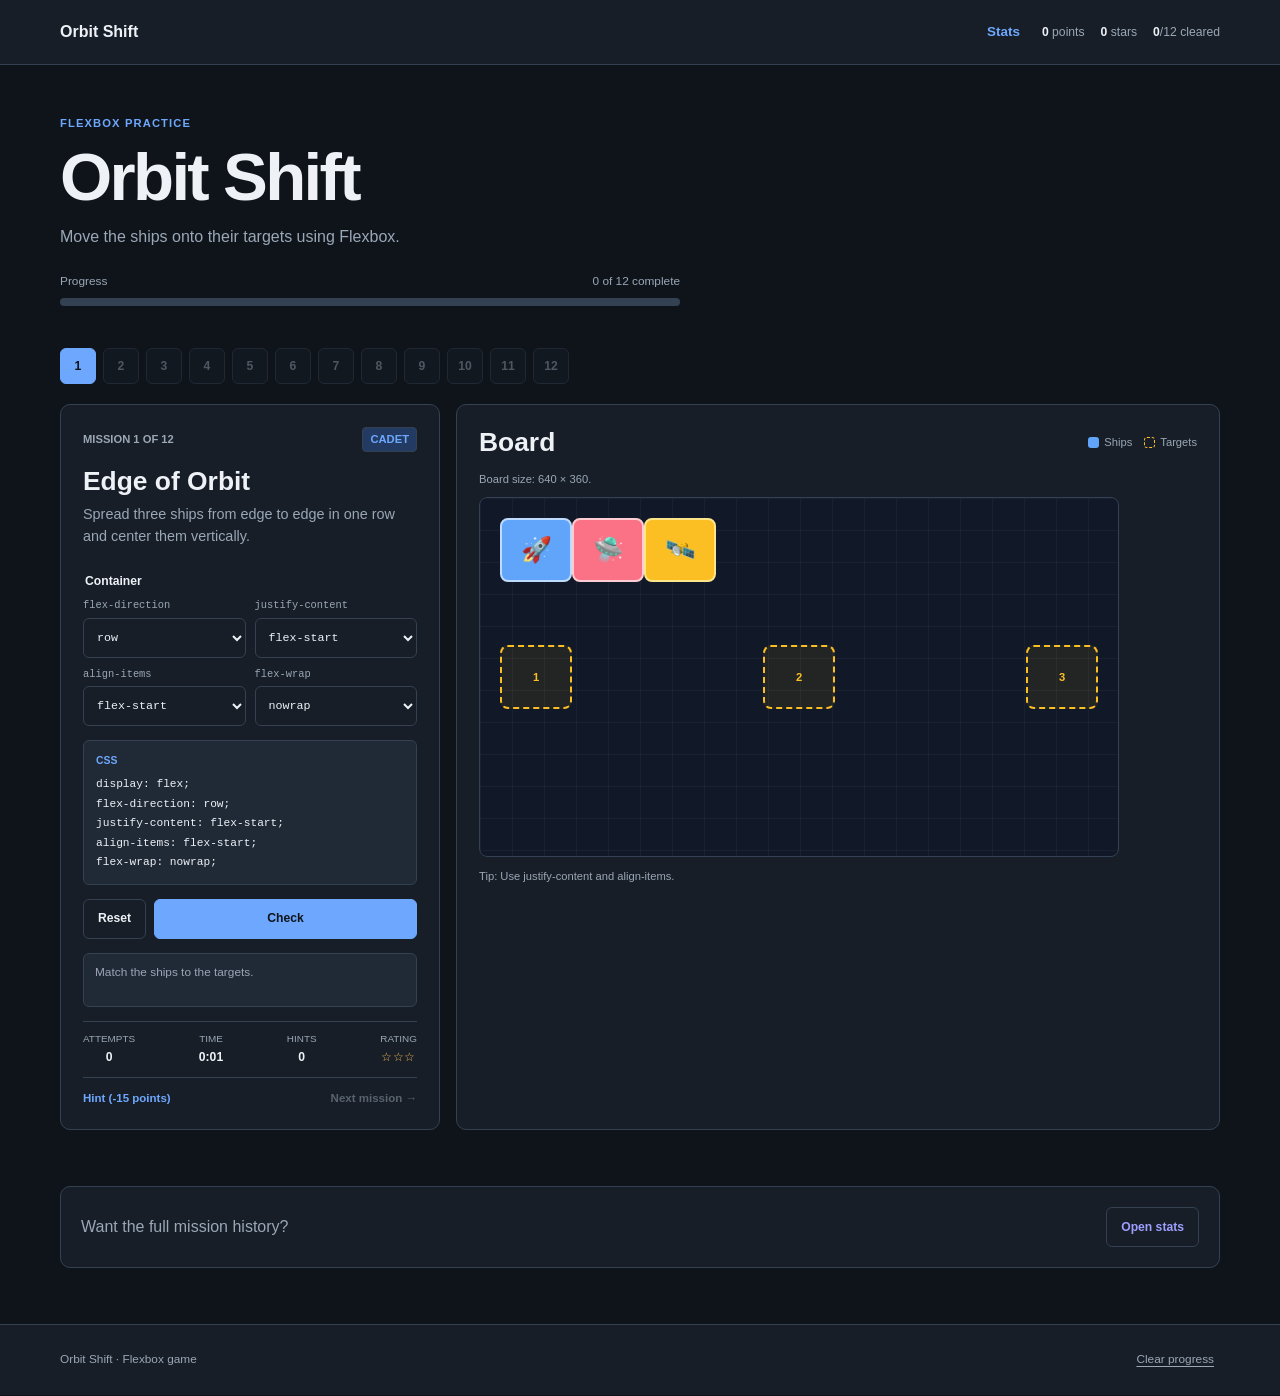
<file: index.html>
<!DOCTYPE html>
<html lang="en">
  <head>
    <meta charset="utf-8">
    <meta name="viewport" content="width=device-width, initial-scale=1">
    <meta name="description" content="Orbit Shift is a twelve-level game for practicing Flexbox.">
    <title>Orbit Shift | Flexbox Game</title>
    <link rel="stylesheet" href="styles.css">
  </head>
  <body>
    <header class="site-header">
      <div class="container header-inner">
        <a class="brand" href="#game">Orbit Shift</a>
        <a class="header-link" href="stats.html">Stats</a>

        <div class="header-stats" role="group" aria-label="Game summary">
          <span><strong id="headerScore">0</strong> points</span>
          <span><strong id="headerStars">0</strong> stars</span>
          <span><strong id="headerCompleted">0</strong>/<span id="headerTotal">12</span> cleared</span>
        </div>
      </div>
    </header>

    <main id="game">
      <section class="hero container" aria-labelledby="page-title">
        <p class="eyebrow">Flexbox practice</p>
        <h1 id="page-title">Orbit Shift</h1>
        <p>Move the ships onto their targets using Flexbox.</p>

        <div class="progress-block">
          <div class="progress-copy">
            <span>Progress</span>
            <span id="progressText">0 of 12 complete</span>
          </div>
          <progress class="progress-track" aria-label="Completed missions" id="progressTrack" max="12" value="0">
            0 of 12 complete
          </progress>
        </div>
      </section>

      <nav class="mission-nav container" aria-label="Mission selector" id="missionNav"></nav>

      <section class="workspace container" aria-label="Flexbox mission workspace">
        <aside class="control-panel" aria-labelledby="missionTitle">
          <div class="mission-meta">
            <span id="missionNumber">Mission 1 of 12</span>
            <span class="difficulty" id="missionDifficulty">Cadet</span>
          </div>

          <h2 id="missionTitle">Edge of Orbit</h2>
          <p class="mission-instruction" id="missionInstruction">Spread three ships from edge to edge in one row and center them vertically.</p>

          <form id="controlForm">
            <fieldset>
              <legend>Container</legend>
              <div class="control-fields" id="containerControls"></div>
            </fieldset>

            <fieldset id="itemFieldset" hidden>
              <legend>Ships</legend>
              <div class="control-fields control-fields-items" id="itemControls"></div>
            </fieldset>

            <section class="code-preview" aria-label="Current CSS declaration">
              <span class="code-label">CSS</span>
              <pre><code id="codePreview"></code></pre>
            </section>

            <div class="form-actions">
              <button class="button button-secondary" type="button" id="resetButton">Reset</button>
              <button class="button button-primary" type="submit" id="checkButton">Check</button>
            </div>
          </form>

          <div class="feedback feedback-neutral" id="feedback" role="status" aria-live="polite">
            Match the ships to the targets.
          </div>

          <dl class="mission-stats">
            <div><dt>Attempts</dt><dd id="attemptCount">0</dd></div>
            <div><dt>Time</dt><dd id="missionTimer">0:00</dd></div>
            <div><dt>Hints</dt><dd id="hintCount">0</dd></div>
            <div><dt>Rating</dt><dd class="stars" id="missionStars">☆☆☆</dd></div>
          </dl>

          <div class="mission-footer">
            <button class="ghost-button" type="button" id="hintButton">Hint (-15 points)</button>
            <button class="next-button" type="button" id="nextButton" disabled>Next →</button>
          </div>
        </aside>

        <section class="board-panel" aria-labelledby="boardTitle">
          <div class="board-heading">
            <h2 id="boardTitle">Board</h2>
            <div class="board-key" role="group" aria-label="Board legend">
              <span><i class="key-ship" aria-hidden="true"></i> Ships</span>
              <span><i class="key-dock" aria-hidden="true"></i> Targets</span>
            </div>
          </div>

          <p class="scroll-note" id="scaleNote">Board size: 640 × 360.</p>

          <div class="board-scroll" tabindex="0" aria-label="Game board">
            <div class="board-stage" id="boardStage">
              <div class="playfield" id="playfield">
                <div class="orbit orbit-one" aria-hidden="true"></div>
                <div class="orbit orbit-two" aria-hidden="true"></div>
                <div class="target-layer" id="targetLayer" aria-hidden="true"></div>
                <ul class="fleet-layer" id="fleetLayer" aria-label="Spacecraft flex container"></ul>
              </div>
            </div>
          </div>

          <p class="board-tip" id="missionTip">Tip: use justify-content and align-items.</p>
        </section>
      </section>

      <section class="stats-link container" aria-label="Statistics">
        <p>Want the full mission history?</p>
        <a class="button button-secondary" href="stats.html">Open stats</a>
      </section>

      <section class="completion-panel container" id="completionPanel" hidden aria-labelledby="completionTitle">
        <div class="completion-icon" aria-hidden="true">★</div>
        <div>
          <h2 id="completionTitle">All missions cleared.</h2>
          <p id="completionSummary">You completed the Flexbox route.</p>
        </div>
        <button class="button button-secondary" type="button" id="restartButton">Restart</button>
      </section>
    </main>

    <footer class="site-footer">
      <div class="container footer-inner">
        <p>Orbit Shift · Flexbox game</p>
        <button type="button" id="clearProgressButton">Clear progress</button>
      </div>
    </footer>

    <script src="game-data.js"></script>
    <script src="script.js"></script>
  </body>
</html>
</file>
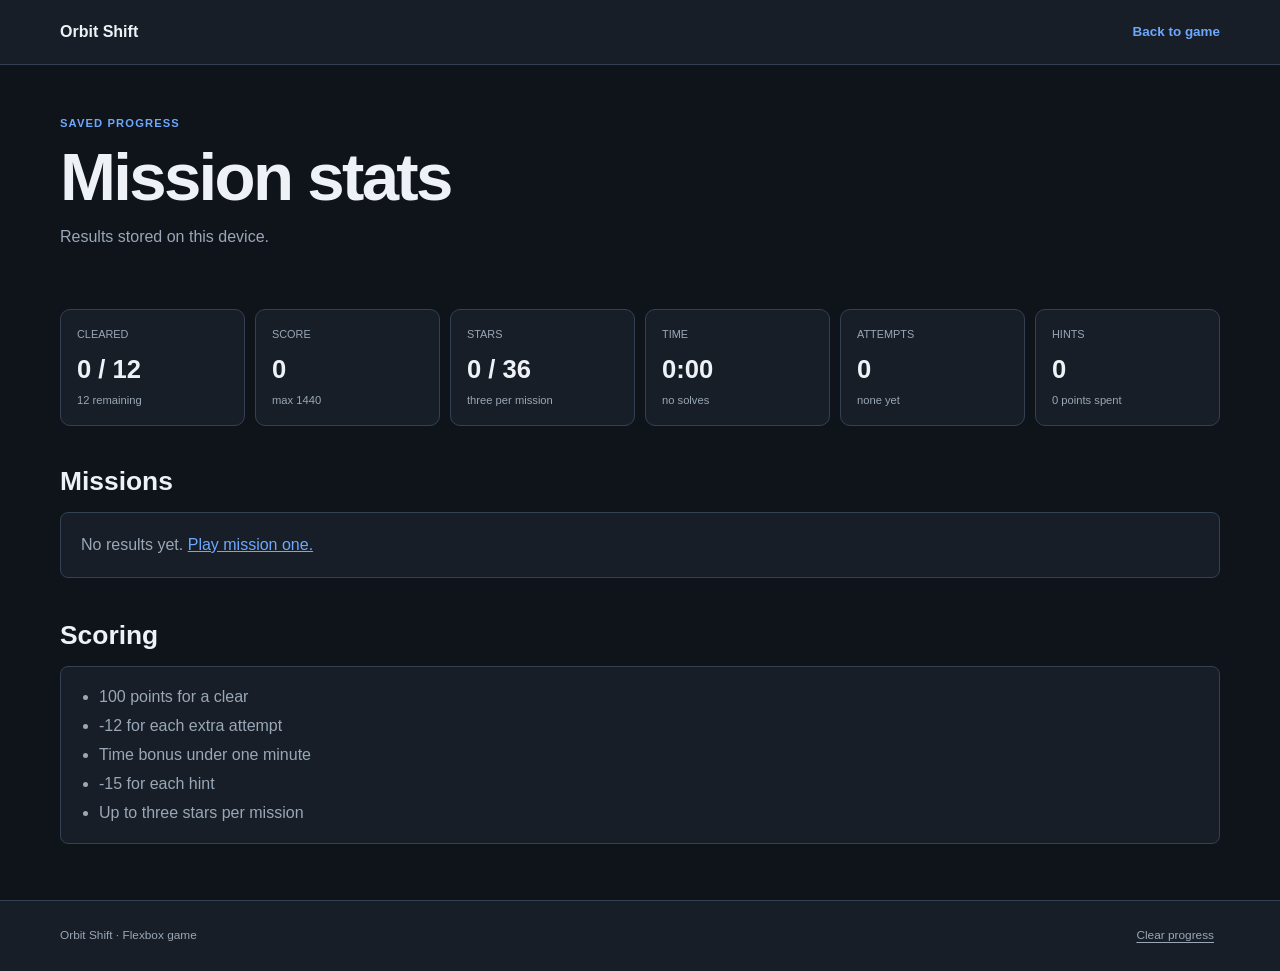
<file: stats.html>
<!DOCTYPE html>
<html lang="en">
  <head>
    <meta charset="utf-8">
    <meta name="viewport" content="width=device-width, initial-scale=1">
    <meta name="description" content="Saved Orbit Shift mission statistics.">
    <title>Stats | Orbit Shift</title>
    <link rel="stylesheet" href="styles.css">
  </head>
  <body>
    <header class="site-header">
      <div class="container header-inner">
        <a class="brand" href="index.html">Orbit Shift</a>
        <a class="header-link" href="index.html">Back to game</a>
      </div>
    </header>

    <main>
      <section class="hero hero-small container" aria-labelledby="page-title">
        <p class="eyebrow">Saved progress</p>
        <h1 id="page-title">Mission stats</h1>
        <p>Results stored on this device.</p>
      </section>

      <section class="container" aria-label="Overall statistics">
        <ul class="stat-cards" id="statCards"></ul>
      </section>

      <section class="container log-section" aria-labelledby="log-title">
        <h2 id="log-title" class="section-title">Missions</h2>

        <p class="empty-state" id="emptyState" hidden>
          No results yet. <a href="index.html">Play mission one.</a>
        </p>

        <div class="log-panel" id="logPanel">
          <div class="table-scroll">
            <table>
              <caption class="visually-hidden">Saved results for every mission</caption>
              <thead>
                <tr>
                  <th scope="col">#</th>
                  <th scope="col">Mission</th>
                  <th scope="col">Properties</th>
                  <th scope="col">Status</th>
                  <th scope="col">Attempts</th>
                  <th scope="col">Time</th>
                  <th scope="col">Hints</th>
                  <th scope="col">Rating</th>
                  <th scope="col">Score</th>
                </tr>
              </thead>
              <tbody id="missionLogBody"></tbody>
              <tfoot>
                <tr>
                  <th scope="row" colspan="4">Total</th>
                  <td id="totalAttempts">0</td>
                  <td id="totalTime">0:00</td>
                  <td id="totalHints">0</td>
                  <td id="totalStars">0</td>
                  <td id="totalScore">0</td>
                </tr>
              </tfoot>
            </table>
          </div>
        </div>
      </section>

      <section class="container rules-section" aria-labelledby="scoring-title">
        <h2 id="scoring-title" class="section-title">Scoring</h2>
        <ul class="rule-list">
          <li>100 points for a clear</li>
          <li>-12 for each extra attempt</li>
          <li>Time bonus under one minute</li>
          <li>-15 for each hint</li>
          <li>Up to three stars per mission</li>
        </ul>
      </section>
    </main>

    <footer class="site-footer">
      <div class="container footer-inner">
        <p>Orbit Shift · Flexbox game</p>
        <button type="button" id="clearProgressButton">Clear progress</button>
      </div>
    </footer>

    <script src="game-data.js"></script>
    <script src="stats.js"></script>
  </body>
</html>
</file>
<file: styles.css>
:root {
  color-scheme: dark;
  font-family: Arial, Helvetica, sans-serif;
  font-synthesis: none;
  line-height: 1.5;
  text-rendering: optimizeLegibility;
  --page: #0f141b;
  --surface: #171e27;
  --surface-soft: #202936;
  --text: #eef2f7;
  --muted: #9aa7b6;
  --line: #344152;
  --accent: #6ea8fe;
  --accent-soft: #233b63;
  --success: #64d28b;
  --success-soft: #173c29;
  --danger: #ff7c8a;
  --danger-soft: #45212a;
  --hint: #ffbd6a;
  --hint-soft: #432f18;
}

* {
  box-sizing: border-box;
}

html {
  scroll-behavior: smooth;
}

body {
  margin: 0;
  min-width: 320px;
  color: var(--text);
  background: var(--page);
}

button,
select {
  font: inherit;
}

button,
select,
a {
  -webkit-tap-highlight-color: transparent;
}

button {
  color: inherit;
}

.container {
  width: min(1160px, calc(100% - 36px));
  margin-inline: auto;
}

.visually-hidden {
  position: absolute;
  width: 1px;
  height: 1px;
  overflow: hidden;
  clip: rect(0 0 0 0);
  white-space: nowrap;
}

.site-header {
  border-bottom: 1px solid var(--line);
  background: var(--surface);
}

.header-inner,
.header-stats,
.progress-copy,
.mission-nav,
.workspace,
.mission-meta,
.control-fields,
.form-actions,
.mission-footer,
.board-heading,
.board-key,
.mission-stats,
.stats-link,
.completion-panel,
.footer-inner,
.stat-cards {
  display: flex;
  align-items: center;
}

.header-inner {
  min-height: 64px;
  gap: 22px;
}

.brand {
  margin-right: auto;
  color: var(--text);
  font-weight: 700;
  text-decoration: none;
}

.header-link {
  color: var(--accent);
  font-size: 0.84rem;
  font-weight: 700;
  text-decoration: none;
}

.header-link:hover,
.header-link:focus-visible {
  text-decoration: underline;
}

.header-stats {
  gap: 16px;
  color: var(--muted);
  font-size: 0.76rem;
}

.header-stats strong {
  color: var(--text);
}

.hero {
  padding-top: 50px;
  padding-bottom: 30px;
}

.hero-small {
  padding-bottom: 36px;
}

.eyebrow {
  margin: 0 0 6px;
  color: var(--accent);
  font-size: 0.7rem;
  font-weight: 700;
  letter-spacing: 0.1em;
  text-transform: uppercase;
}

h1,
h2,
p {
  margin-top: 0;
}

h1,
h2 {
  line-height: 1.15;
}

h1 {
  margin-bottom: 10px;
  font-size: clamp(2.5rem, 6vw, 4.2rem);
  letter-spacing: -0.04em;
}

h2 {
  font-size: 1.65rem;
}

.hero > p:not(.eyebrow) {
  max-width: 620px;
  margin-bottom: 24px;
  color: var(--muted);
}

.progress-block {
  max-width: 620px;
}

.progress-copy {
  justify-content: space-between;
  margin-bottom: 7px;
  color: var(--muted);
  font-size: 0.74rem;
}

.progress-track {
  display: block;
  width: 100%;
  height: 8px;
  overflow: hidden;
  border: 0;
  border-radius: 4px;
  appearance: none;
  background: var(--line);
}

.progress-track::-webkit-progress-bar {
  background: var(--line);
}

.progress-track::-webkit-progress-value,
.progress-track::-moz-progress-bar {
  background: var(--accent);
}

.mission-nav {
  gap: 7px;
  padding-top: 12px;
  padding-bottom: 20px;
  overflow-x: auto;
}

.mission-nav button {
  display: flex;
  width: 36px;
  height: 36px;
  flex: 0 0 36px;
  align-items: center;
  justify-content: center;
  border: 1px solid var(--line);
  border-radius: 6px;
  color: var(--muted);
  background: var(--surface);
  cursor: pointer;
  font-size: 0.76rem;
  font-weight: 700;
}

.mission-nav button:hover:not(:disabled),
.mission-nav button:focus-visible:not(:disabled) {
  border-color: var(--accent);
  color: var(--accent);
}

.mission-nav button.current {
  border-color: var(--accent);
  color: #0f141b;
  background: var(--accent);
}

.mission-nav button.complete:not(.current) {
  border-color: var(--success);
  color: var(--success);
  background: var(--success-soft);
}

.mission-nav button:disabled {
  opacity: 0.45;
  cursor: not-allowed;
}

.workspace {
  align-items: stretch;
  gap: 16px;
  padding-bottom: 56px;
}

.control-panel,
.board-panel,
.completion-panel,
.stats-link,
.log-panel,
.stat-card {
  border: 1px solid var(--line);
  border-radius: 10px;
  background: var(--surface);
}

.control-panel {
  width: 380px;
  flex: 0 0 380px;
  padding: 22px;
}

.mission-meta {
  justify-content: space-between;
  gap: 14px;
  margin-bottom: 14px;
  color: var(--muted);
  font-size: 0.7rem;
  font-weight: 700;
  text-transform: uppercase;
}

.difficulty {
  padding: 3px 7px;
  border: 1px solid var(--line);
  border-radius: 4px;
  color: var(--accent);
  background: var(--accent-soft);
}

.control-panel h2 {
  margin-bottom: 8px;
}

.mission-instruction {
  min-height: 50px;
  margin-bottom: 18px;
  color: var(--muted);
  font-size: 0.9rem;
}

fieldset {
  margin: 0;
  padding: 0;
  border: 0;
}

#itemFieldset {
  margin-top: 16px;
}

legend {
  margin-bottom: 8px;
  font-size: 0.76rem;
  font-weight: 700;
}

.control-fields {
  flex-wrap: wrap;
  align-items: flex-end;
  gap: 9px;
}

.control-fields label {
  min-width: 150px;
  flex: 1 1 calc(50% - 5px);
}

.control-fields-items label {
  min-width: 100%;
}

.control-fields label > span {
  display: block;
  margin-bottom: 4px;
  color: var(--muted);
  font-family: Consolas, monospace;
  font-size: 0.65rem;
}

.control-fields-items label > span {
  overflow: hidden;
  text-overflow: ellipsis;
  white-space: nowrap;
}

select {
  width: 100%;
  min-height: 40px;
  padding: 0 30px 0 9px;
  border: 1px solid var(--line);
  border-radius: 6px;
  color: var(--text);
  background: var(--surface);
  font-family: Consolas, monospace;
  font-size: 0.73rem;
}

select:hover,
select:focus-visible {
  border-color: var(--accent);
  outline: none;
}

.code-preview {
  margin-top: 14px;
  padding: 12px;
  border: 1px solid var(--line);
  border-radius: 6px;
  background: var(--surface-soft);
}

.code-label {
  display: block;
  margin-bottom: 5px;
  color: var(--accent);
  font-size: 0.65rem;
  font-weight: 700;
}

pre {
  margin: 0;
  overflow-x: auto;
}

code {
  font-family: Consolas, monospace;
  font-size: 0.7rem;
  line-height: 1.5;
}

.form-actions {
  gap: 8px;
  margin-top: 14px;
}

.button {
  display: inline-flex;
  min-height: 40px;
  align-items: center;
  justify-content: center;
  padding: 0 14px;
  border: 1px solid var(--line);
  border-radius: 6px;
  background: var(--surface);
  cursor: pointer;
  font-size: 0.76rem;
  font-weight: 700;
  text-decoration: none;
}

.button:hover,
.button:focus-visible {
  border-color: var(--accent);
}

.button-primary {
  flex: 1;
  border-color: var(--accent);
  color: #0f141b;
  background: var(--accent);
}

.feedback {
  min-height: 54px;
  margin-top: 14px;
  padding: 10px 11px;
  border: 1px solid var(--line);
  border-radius: 6px;
  font-size: 0.74rem;
}

.feedback-neutral {
  color: var(--muted);
  background: var(--surface-soft);
}

.feedback-success {
  border-color: #347451;
  color: var(--success);
  background: var(--success-soft);
}

.feedback-error {
  border-color: #7a3b46;
  color: var(--danger);
  background: var(--danger-soft);
}

.feedback-hint {
  border-color: #79552b;
  color: var(--hint);
  background: var(--hint-soft);
}

.mission-stats {
  justify-content: space-between;
  gap: 8px;
  margin: 14px 0 0;
  padding: 10px 0;
  border-top: 1px solid var(--line);
  border-bottom: 1px solid var(--line);
}

.mission-stats > div {
  min-width: 0;
  text-align: center;
}

.mission-stats dt {
  color: var(--muted);
  font-size: 0.62rem;
  text-transform: uppercase;
}

.mission-stats dd {
  margin: 2px 0 0;
  font-size: 0.76rem;
  font-weight: 700;
}

.stars {
  color: #f8bd58;
  letter-spacing: 0.05em;
}

.mission-footer {
  justify-content: space-between;
  gap: 12px;
  margin-top: 12px;
}

.ghost-button,
.next-button {
  padding: 0;
  border: 0;
  color: var(--accent);
  background: transparent;
  cursor: pointer;
  font-size: 0.72rem;
  font-weight: 700;
}

.ghost-button:hover:not(:disabled),
.ghost-button:focus-visible:not(:disabled),
.next-button:hover:not(:disabled),
.next-button:focus-visible:not(:disabled) {
  text-decoration: underline;
}

.ghost-button:disabled,
.next-button:disabled {
  color: var(--muted);
  cursor: not-allowed;
  opacity: 0.5;
}

.board-panel {
  min-width: 0;
  flex: 1 1 auto;
  padding: 22px;
}

.board-heading {
  justify-content: space-between;
  gap: 20px;
}

.board-heading h2 {
  margin-bottom: 0;
}

.board-key {
  gap: 12px;
  color: var(--muted);
  font-size: 0.7rem;
}

.board-key span {
  display: flex;
  align-items: center;
  gap: 5px;
}

.key-ship,
.key-dock {
  display: inline-block;
  width: 11px;
  height: 11px;
  border-radius: 3px;
}

.key-ship {
  background: #60a5fa;
}

.key-dock {
  border: 1px dashed #fbbf24;
}

.scroll-note,
.board-tip {
  color: var(--muted);
  font-size: 0.7rem;
}

.scroll-note {
  margin: 14px 0 9px;
}

.board-tip {
  margin: 11px 0 0;
}

.board-scroll {
  max-width: 100%;
  overflow: hidden;
  border-radius: 8px;
}

.board-scroll:focus-visible {
  outline: 2px solid var(--accent);
  outline-offset: 3px;
}

.board-stage {
  width: 100%;
  height: 360px;
}

.playfield {
  position: relative;
  width: 640px;
  height: 360px;
  overflow: hidden;
  transform: scale(var(--board-scale, 1));
  transform-origin: top left;
  border: 1px solid #334155;
  border-radius: 8px;
  background: #111827;
}

.playfield::before {
  position: absolute;
  inset: 0;
  background-image:
    linear-gradient(rgba(255, 255, 255, 0.035) 1px, transparent 1px),
    linear-gradient(90deg, rgba(255, 255, 255, 0.035) 1px, transparent 1px);
  background-size: 32px 32px;
  content: "";
}

.orbit {
  display: none;
}

.target-layer,
.fleet-layer {
  position: absolute;
  inset: 20px;
  display: flex;
}

.target-layer {
  z-index: 1;
  pointer-events: none;
}

.fleet-layer {
  z-index: 2;
  margin: 0;
  padding: 0;
  list-style: none;
}

.dock,
.ship {
  display: flex;
  width: var(--unit-width, 72px);
  height: var(--unit-height, 64px);
  flex: 0 0 var(--unit-width, 72px);
  align-items: center;
  justify-content: center;
  border-radius: 8px;
}

.dock {
  border: 2px dashed #fbbf24;
  color: #fbbf24;
  background: rgba(251, 191, 36, 0.08);
  font-size: 0.7rem;
  font-weight: 700;
}

.ship {
  border: 2px solid #bfdbfe;
  background: #60a5fa;
  font-size: 1.55rem;
}

.ship:nth-child(2n) {
  border-color: #fecdd3;
  background: #fb7185;
}

.ship:nth-child(3n) {
  border-color: #fde68a;
  background: #fbbf24;
}

.playfield.is-success .ship {
  animation: docked 420ms ease;
}

.playfield.is-error .fleet-layer {
  animation: shake 300ms ease;
}

.stats-link,
.completion-panel {
  justify-content: space-between;
  gap: 20px;
  margin-bottom: 56px;
  padding: 20px;
}

.stats-link p,
.completion-panel p {
  margin: 0;
  color: var(--muted);
}

.completion-panel[hidden] {
  display: none;
}

.completion-icon {
  display: flex;
  width: 48px;
  height: 48px;
  flex: 0 0 48px;
  align-items: center;
  justify-content: center;
  border-radius: 6px;
  color: #0f141b;
  background: var(--success);
}

.completion-panel > div:nth-child(2) {
  flex: 1;
}

.completion-panel h2 {
  margin-bottom: 5px;
}

.site-footer {
  border-top: 1px solid var(--line);
  background: var(--surface);
}

.footer-inner {
  min-height: 70px;
  justify-content: space-between;
  gap: 20px;
  color: var(--muted);
  font-size: 0.74rem;
}

.footer-inner p {
  margin: 0;
}

.footer-inner button {
  border: 0;
  color: var(--muted);
  background: transparent;
  cursor: pointer;
  font-size: inherit;
  text-decoration: underline;
  text-underline-offset: 3px;
}

.section-title {
  margin: 0 0 16px;
}

.stat-cards {
  flex-wrap: wrap;
  align-items: stretch;
  gap: 10px;
  margin: 0 0 40px;
  padding: 0;
  list-style: none;
}

.stat-card {
  display: flex;
  min-width: 175px;
  flex: 1 1 175px;
  flex-direction: column;
  padding: 16px;
}

.stat-card-label {
  color: var(--muted);
  font-size: 0.68rem;
  text-transform: uppercase;
}

.stat-card-value {
  margin: 8px 0 3px;
  font-size: 1.6rem;
}

.stat-card-note {
  color: var(--muted);
  font-size: 0.7rem;
}

.log-section {
  margin-bottom: 42px;
}

.empty-state {
  padding: 20px;
  border: 1px solid var(--line);
  border-radius: 8px;
  color: var(--muted);
  background: var(--surface);
}

.empty-state[hidden],
.log-panel[hidden] {
  display: none;
}

.empty-state a {
  color: var(--accent);
}

.log-panel {
  overflow: hidden;
}

.table-scroll {
  overflow-x: auto;
}

.log-panel table {
  width: 100%;
  border-collapse: collapse;
  font-size: 0.75rem;
}

.log-panel th,
.log-panel td {
  padding: 11px 10px;
  border-bottom: 1px solid var(--line);
  text-align: left;
  white-space: nowrap;
}

.log-panel thead th {
  color: var(--muted);
  background: var(--surface-soft);
  font-size: 0.65rem;
  text-transform: uppercase;
}

.log-panel tbody th,
.log-panel tbody tr.is-cleared th {
  color: var(--accent);
}

.log-panel td.properties {
  max-width: 250px;
  overflow: hidden;
  text-overflow: ellipsis;
}

.log-panel tfoot th,
.log-panel tfoot td {
  border-bottom: 0;
  font-weight: 700;
  background: var(--surface-soft);
}

.rules-section {
  margin-bottom: 56px;
}

.rule-list {
  margin: 0;
  padding: 18px 18px 18px 38px;
  border: 1px solid var(--line);
  border-radius: 8px;
  color: var(--muted);
  background: var(--surface);
}

.rule-list li + li {
  margin-top: 5px;
}

@keyframes docked {
  50% { transform: scale(1.08); }
}

@keyframes shake {
  0%, 100% { transform: translateX(0); }
  33% { transform: translateX(-6px); }
  66% { transform: translateX(6px); }
}

@media (max-width: 1000px) {
  .workspace {
    flex-direction: column;
  }

  .control-panel {
    width: 100%;
    flex-basis: auto;
  }

  .mission-instruction {
    min-height: 0;
  }

  .control-fields label {
    min-width: 180px;
  }
}

@media (max-width: 620px) {
  .container {
    width: min(100% - 24px, 1160px);
  }

  .header-inner {
    flex-wrap: wrap;
    gap: 10px 16px;
    padding-top: 12px;
    padding-bottom: 12px;
  }

  .header-stats {
    width: 100%;
    justify-content: space-between;
    order: 3;
  }

  .hero {
    padding-top: 36px;
  }

  .control-panel,
  .board-panel {
    padding: 16px;
  }

  .control-fields {
    flex-direction: column;
    align-items: stretch;
  }

  .control-fields label {
    min-width: 0;
    flex-basis: auto;
  }

  .board-heading,
  .stats-link,
  .completion-panel {
    align-items: flex-start;
    flex-direction: column;
  }

  .mission-stats {
    flex-wrap: wrap;
  }

  .mission-stats > div {
    flex: 1 1 40%;
  }

  .footer-inner {
    align-items: flex-start;
    flex-direction: column;
    justify-content: center;
    gap: 5px;
  }
}

@media (prefers-reduced-motion: reduce) {
  html {
    scroll-behavior: auto;
  }

  *,
  *::before,
  *::after {
    animation-duration: 0.01ms !important;
    animation-iteration-count: 1 !important;
    transition-duration: 0.01ms !important;
  }
}
</file>
